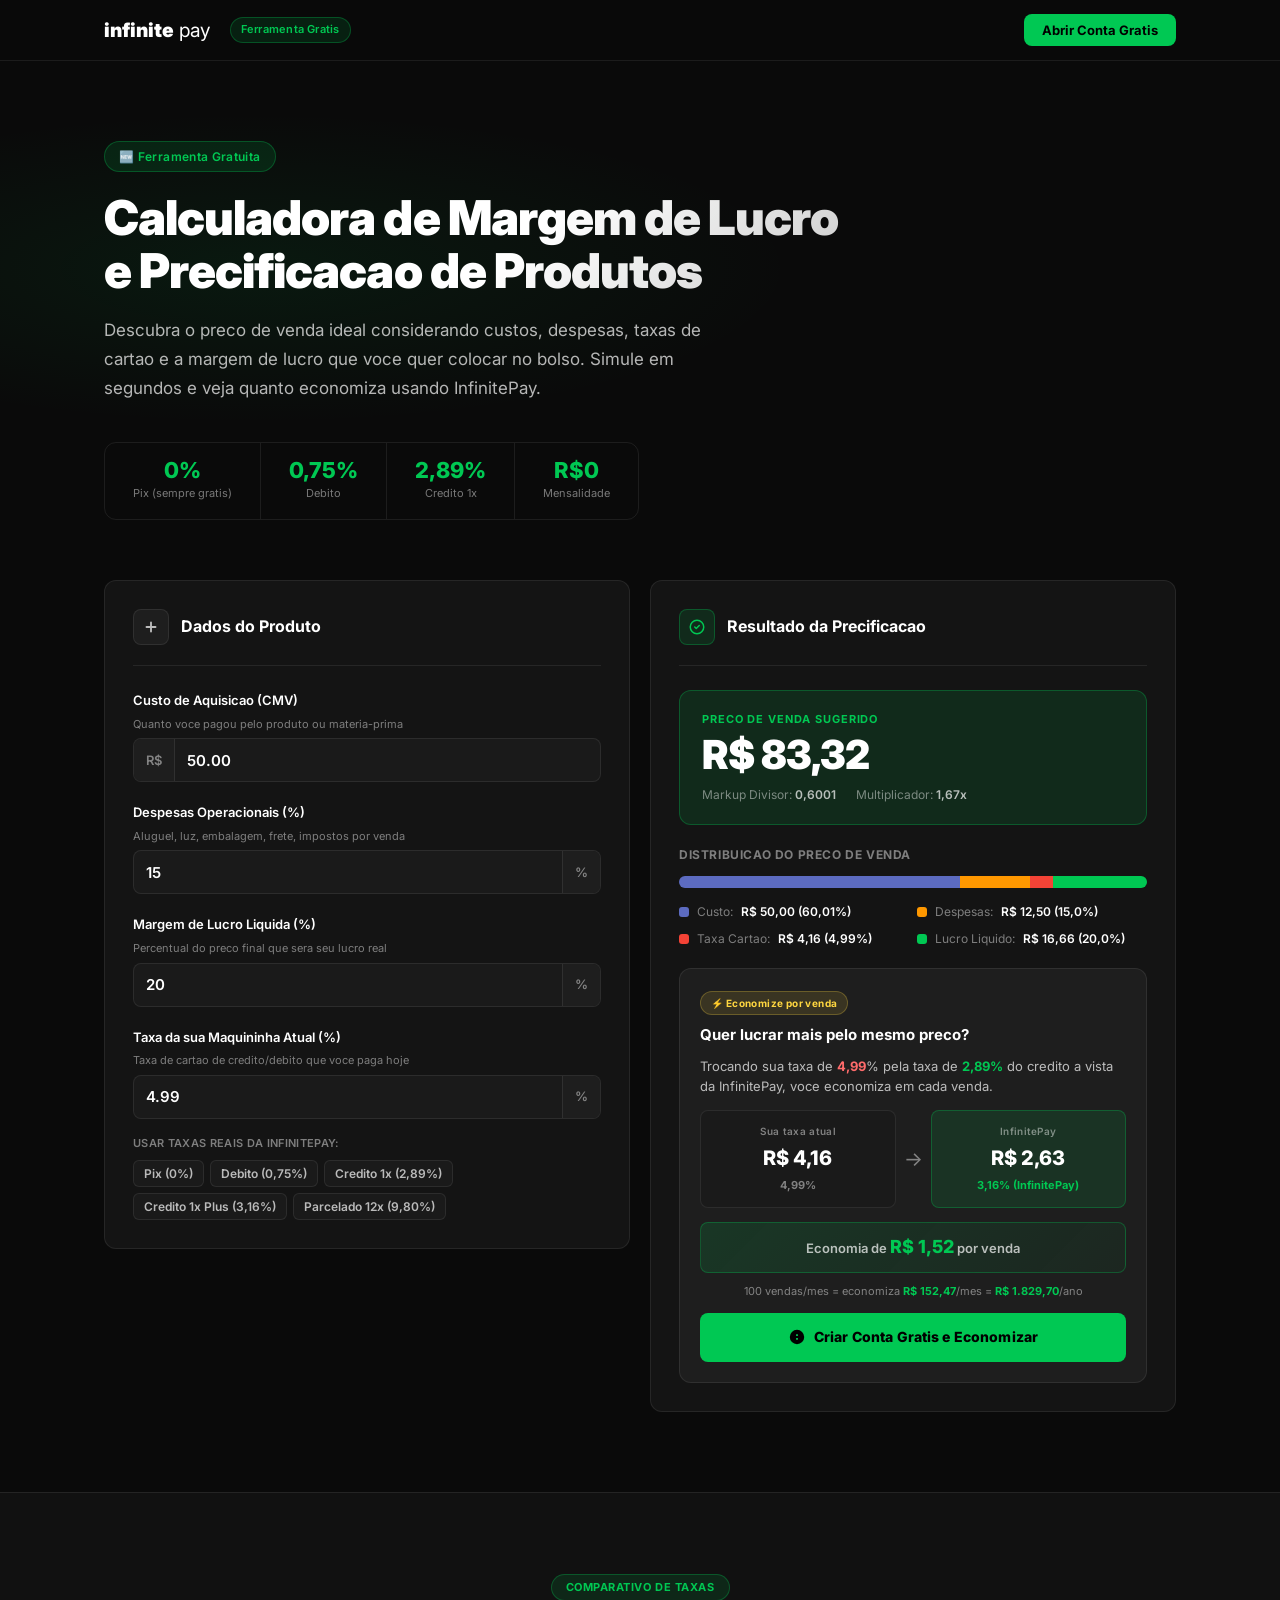
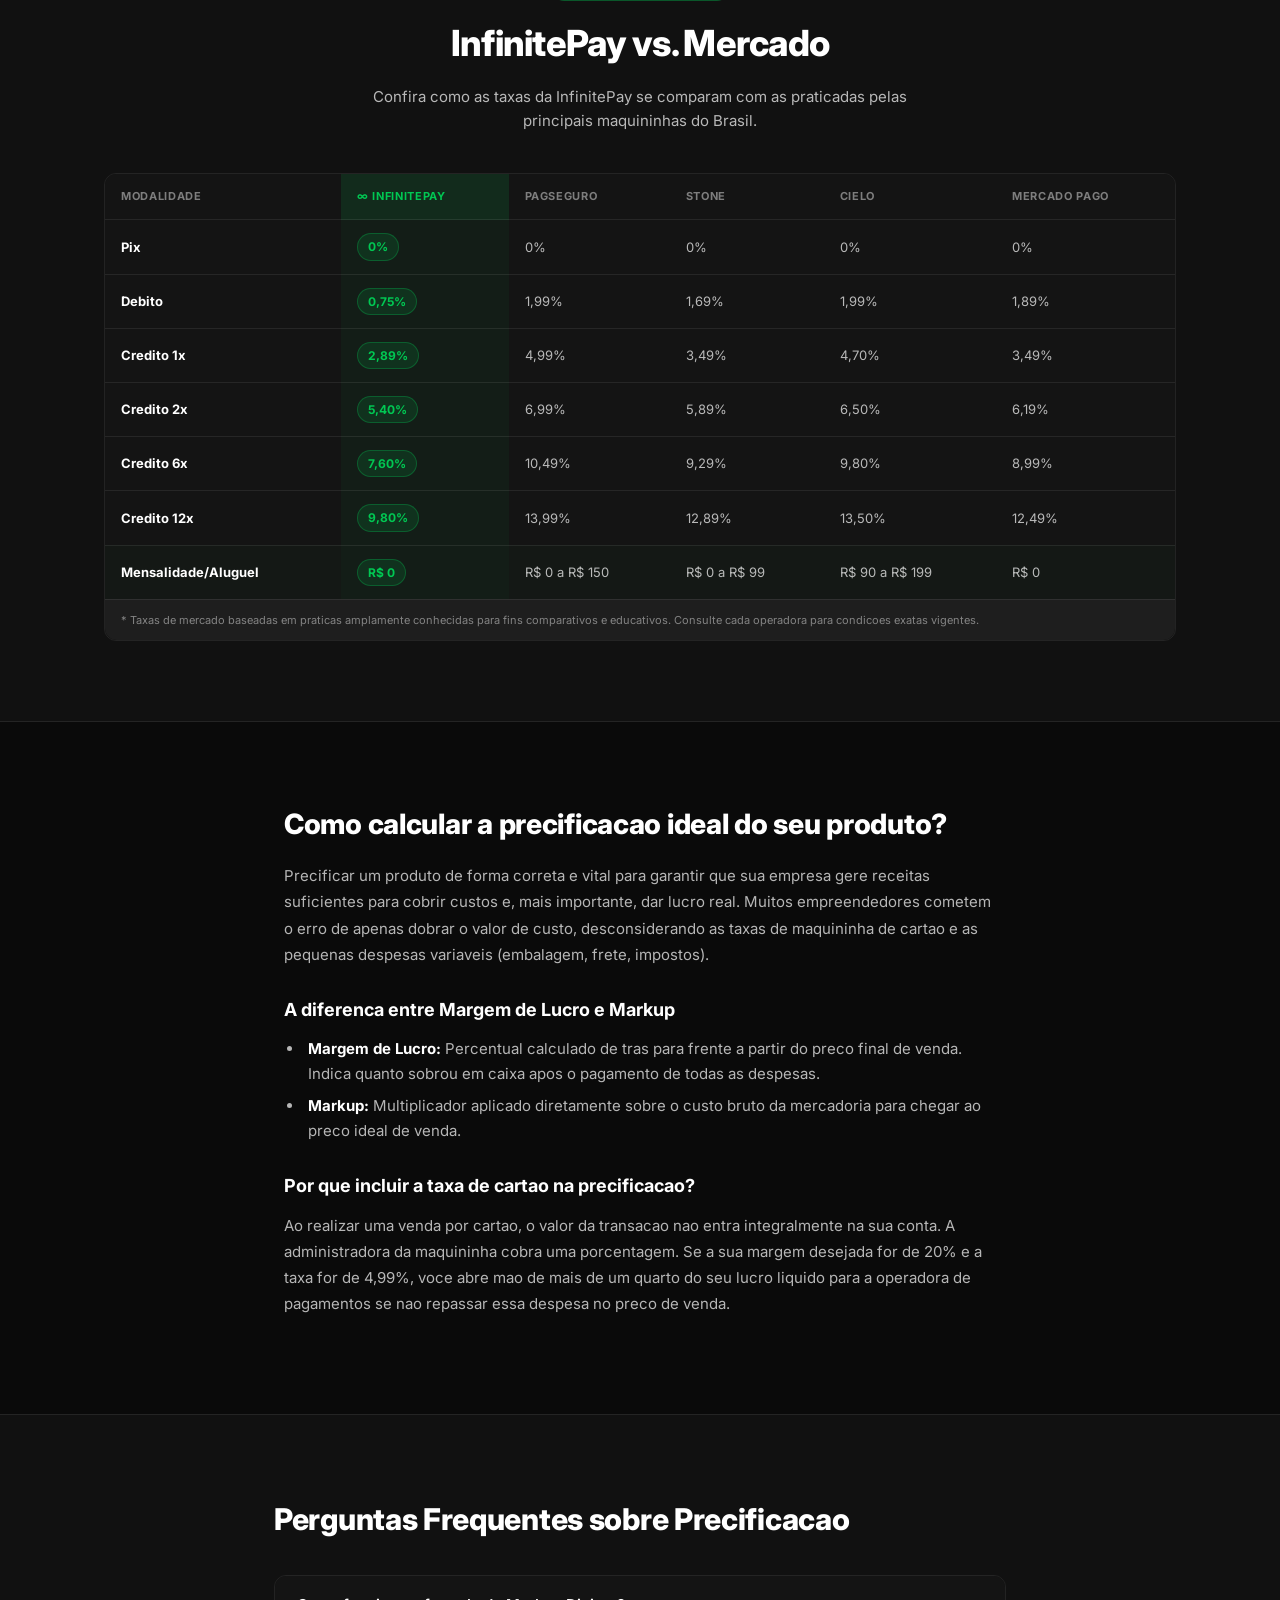
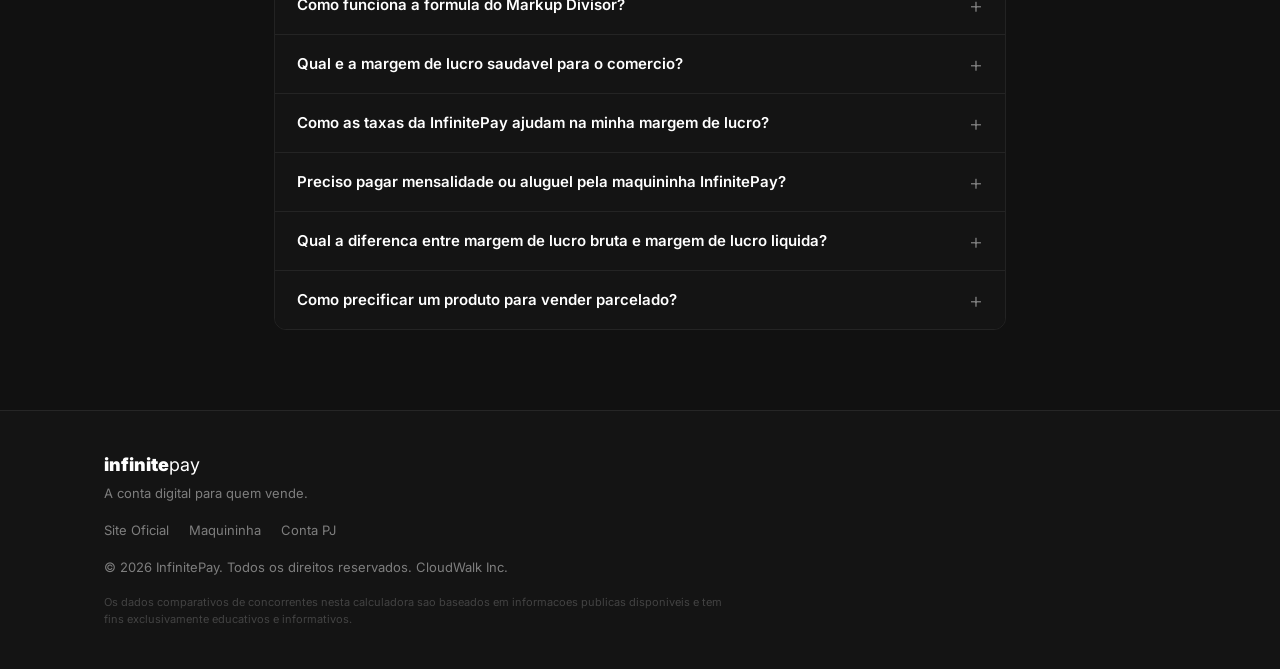
<file: candidato/index.html>
<!DOCTYPE html>
<html lang="pt-BR">
<head>
<meta charset="UTF-8">
<meta name="viewport" content="width=device-width, initial-scale=1.0">
<title>Calculadora de Margem de Lucro e Precificacao de Produtos | InfinitePay</title>

<!-- SEO Meta Tags -->
<meta name="description" content="Calcule o preco de venda ideal dos seus produtos e sua margem de lucro real. Simule custos, despesas e economize com as menores taxas de cartao do Brasil da InfinitePay.">
<meta name="robots" content="index, follow">
<link rel="canonical" href="https://infinitepay.io/ferramentas/calculadora-margem-lucro-precificacao">

<!-- Open Graph -->
<meta property="og:type" content="website">
<meta property="og:url" content="https://infinitepay.io/ferramentas/calculadora-margem-lucro-precificacao">
<meta property="og:title" content="Calculadora de Margem de Lucro e Precificacao de Produtos | InfinitePay">
<meta property="og:description" content="Calcule o preco de venda ideal dos seus produtos e sua margem de lucro real. Simule custos, despesas e o impacto das taxas de cartao gratis.">
<meta property="og:locale" content="pt_BR">

<!-- Fonts -->
<link rel="preconnect" href="https://fonts.googleapis.com">
<link rel="preconnect" href="https://fonts.gstatic.com" crossorigin>
<link href="https://fonts.googleapis.com/css2?family=Inter:wght@400;500;600;700;800;900&display=swap" rel="stylesheet">

<link rel="stylesheet" href="style.css">

<!-- Schema JSON-LD WebApplication -->
<script type="application/ld+json">
{"@context":"https://schema.org","@type":"WebApplication","name":"Calculadora de Margem de Lucro e Precificacao de Produtos","url":"https://infinitepay.io/ferramentas/calculadora-margem-lucro-precificacao","description":"Calculadora gratuita para empreendedores calcularem o preco de venda ideal, margem de lucro e markup divisor.","applicationCategory":"BusinessApplication, FinanceApplication","operatingSystem":"All","offers":{"@type":"Offer","price":"0","priceCurrency":"BRL"},"publisher":{"@type":"Organization","name":"InfinitePay","url":"https://infinitepay.io"}}
</script>

<!-- Schema JSON-LD FAQPage -->
<script type="application/ld+json">
{"@context":"https://schema.org","@type":"FAQPage","mainEntity":[{"@type":"Question","name":"Como calcular a margem de lucro de um produto?","acceptedAnswer":{"@type":"Answer","text":"Para calcular a margem de lucro liquida de um produto, subtraia todos os custos e despesas operacionais do preco de venda final. Divida o lucro pelo preco de venda e multiplique por 100."}},{"@type":"Question","name":"Qual e a diferenca entre margem de lucro e markup?","acceptedAnswer":{"@type":"Answer","text":"A margem de lucro calcula o percentual de lucro contido no preco final de venda. O markup e um multiplicador aplicado sobre o custo de compra para definir o preco de venda."}},{"@type":"Question","name":"Por que incluir taxas de cartao na precificacao?","acceptedAnswer":{"@type":"Answer","text":"As taxas de cartao sao custos variaveis diretos que incidem sobre cada venda. Se nao forem incluidas no preco de venda, consumirao diretamente a sua margem de lucro liquida."}},{"@type":"Question","name":"Qual e a taxa de cartao de credito da InfinitePay?","acceptedAnswer":{"@type":"Answer","text":"A InfinitePay pratica taxa de 2,89% no credito a vista (menor do mercado), 0,75% no debito e 0% no Pix. Nao ha mensalidade nem aluguel de maquininha."}}]}
</script>
</head>
<body>

<!-- ========== HEADER ========== -->
<header class="main-header">
  <div class="header-container">
    <div class="logo-wrap">
      <svg class="logo-svg" viewBox="0 0 140 32" fill="none" xmlns="http://www.w3.org/2000/svg" aria-label="InfinitePay">
        <text x="0" y="24" font-family="Inter,sans-serif" font-weight="900" font-size="24" fill="#FFFFFF">infinite</text>
        <text x="92" y="24" font-family="Inter,sans-serif" font-weight="400" font-size="24" fill="#FFFFFF">pay</text>
      </svg>
      <span class="header-badge">Ferramenta Gratis</span>
    </div>
    <nav class="header-nav">
      <a href="https://infinitepay.io" class="btn-header" target="_blank" rel="noopener">Abrir Conta Gratis</a>
    </nav>
  </div>
</header>

<main class="main-content">

  <!-- ========== HERO ========== -->
  <section class="hero-section">
    <div class="container">
      <div class="hero-eyebrow">
        <span class="chip">&#127381; Ferramenta Gratuita</span>
      </div>
      <h1 class="hero-title">Calculadora de Margem de Lucro<br>e Precificacao de Produtos</h1>
      <p class="hero-sub">Descubra o preco de venda ideal considerando custos, despesas, taxas de cartao e a margem de lucro que voce quer colocar no bolso. Simule em segundos e veja quanto economiza usando InfinitePay.</p>
      <div class="hero-stats">
        <div class="hero-stat"><span class="hs-num">0%</span><span class="hs-lbl">Pix (sempre gratis)</span></div>
        <div class="hero-stat"><span class="hs-num">0,75%</span><span class="hs-lbl">Debito</span></div>
        <div class="hero-stat"><span class="hs-num">2,89%</span><span class="hs-lbl">Credito 1x</span></div>
        <div class="hero-stat"><span class="hs-num">R$0</span><span class="hs-lbl">Mensalidade</span></div>
      </div>
    </div>
  </section>

  <!-- ========== CALCULATOR ========== -->
  <section class="calculator-section" id="calculadora-app">
    <div class="container calculator-grid">

      <!-- INPUTS -->
      <div class="calc-panel inputs-panel">
        <div class="panel-header">
          <div class="panel-icon">
            <svg viewBox="0 0 24 24" fill="none" stroke="currentColor" stroke-width="2.5" stroke-linecap="round" stroke-linejoin="round"><path d="M12 6V18M6 12H18"/></svg>
          </div>
          <h2 class="panel-title">Dados do Produto</h2>
        </div>

        <form class="calc-form" onsubmit="event.preventDefault();">

          <div class="input-group">
            <label for="input-cost">Custo de Aquisicao (CMV)</label>
            <span class="label-hint">Quanto voce pagou pelo produto ou materia-prima</span>
            <div class="input-wrapper currency-input">
              <span class="prefix">R$</span>
              <input type="number" id="input-cost" placeholder="0,00" min="0.01" step="0.01" value="50.00" required>
            </div>
          </div>

          <div class="input-group">
            <label for="input-expenses">Despesas Operacionais (%)</label>
            <span class="label-hint">Aluguel, luz, embalagem, frete, impostos por venda</span>
            <div class="input-wrapper percent-input">
              <input type="number" id="input-expenses" placeholder="0" min="0" max="99" value="15" required>
              <span class="suffix">%</span>
            </div>
          </div>

          <div class="input-group">
            <label for="input-profit">Margem de Lucro Liquida (%)</label>
            <span class="label-hint">Percentual do preco final que sera seu lucro real</span>
            <div class="input-wrapper percent-input">
              <input type="number" id="input-profit" placeholder="0" min="0" max="99" value="20" required>
              <span class="suffix">%</span>
            </div>
          </div>

          <div class="input-group">
            <label for="input-card-tax">Taxa da sua Maquininha Atual (%)</label>
            <span class="label-hint">Taxa de cartao de credito/debito que voce paga hoje</span>
            <div class="input-wrapper percent-input">
              <input type="number" id="input-card-tax" placeholder="0.00" min="0" max="99" step="0.01" value="4.99" required>
              <span class="suffix">%</span>
            </div>

            <div class="presets-container">
              <span class="presets-title">Usar taxas reais da InfinitePay:</span>
              <div class="presets-buttons">
                <button type="button" class="preset-btn" data-rate="0">Pix (0%)</button>
                <button type="button" class="preset-btn" data-rate="0.75">Debito (0,75%)</button>
                <button type="button" class="preset-btn" data-rate="2.89">Credito 1x (2,89%)</button>
                <button type="button" class="preset-btn" data-rate="3.16">Credito 1x Plus (3,16%)</button>
                <button type="button" class="preset-btn" data-rate="9.80">Parcelado 12x (9,80%)</button>
              </div>
            </div>
          </div>

        </form>
      </div>

      <!-- RESULTS -->
      <div class="calc-panel results-panel">
        <div class="panel-header">
          <div class="panel-icon green">
            <svg viewBox="0 0 24 24" fill="none" stroke="currentColor" stroke-width="2" stroke-linecap="round" stroke-linejoin="round"><path d="M9 12L11 14L15 10M21 12C21 16.9706 16.9706 21 12 21C7.02944 21 3 16.9706 3 12C3 7.02944 7.02944 3 12 3C16.9706 3 21 7.02944 21 12Z"/></svg>
          </div>
          <h2 class="panel-title">Resultado da Precificacao</h2>
        </div>

        <div id="results-error" class="results-error hidden">
          <svg viewBox="0 0 24 24" fill="none" stroke="currentColor" stroke-width="2" stroke-linecap="round" stroke-linejoin="round"><path d="M12 9v4m0 4h.01M10.29 3.86L1.82 18a2 2 0 001.71 3h16.94a2 2 0 001.71-3L13.71 3.86a2 2 0 00-3.42 0z"/></svg>
          <p>A soma de despesas, taxa e margem nao pode atingir 100%. Reduza os valores.</p>
        </div>

        <div id="results-display" class="results-display">

          <div class="price-suggestion">
            <span class="price-label">Preco de Venda Sugerido</span>
            <div class="price-value" id="res-price">R$ 81,97</div>
            <div class="markup-row">
              <span>Markup Divisor: <strong id="res-divisor">0,6100</strong></span>
              <span>Multiplicador: <strong id="res-multi">1,64x</strong></span>
            </div>
          </div>

          <div class="breakdown-container">
            <h3 class="breakdown-title">Distribuicao do Preco de Venda</h3>
            <div class="bar-chart">
              <div class="bar-segment seg-cost" id="bar-cost" style="width:61%"></div>
              <div class="bar-segment seg-expenses" id="bar-expenses" style="width:15%"></div>
              <div class="bar-segment seg-tax" id="bar-tax" style="width:4.99%"></div>
              <div class="bar-segment seg-profit" id="bar-profit" style="width:20%"></div>
            </div>
            <div class="legend-grid">
              <div class="legend-item"><span class="dot cost"></span><span class="leg-label">Custo:</span><span class="leg-val" id="res-cost-val">R$ 50,00 (61,0%)</span></div>
              <div class="legend-item"><span class="dot expenses"></span><span class="leg-label">Despesas:</span><span class="leg-val" id="res-expenses-val">R$ 12,30 (15,0%)</span></div>
              <div class="legend-item"><span class="dot tax"></span><span class="leg-label">Taxa Cartao:</span><span class="leg-val" id="res-tax-val">R$ 4,09 (4,99%)</span></div>
              <div class="legend-item"><span class="dot profit"></span><span class="leg-label">Lucro Liquido:</span><span class="leg-val" id="res-profit-val">R$ 16,39 (20,0%)</span></div>
            </div>
          </div>

          <!-- CTA InfinitePay -->
          <div class="cta-integration">
            <div class="cta-header">
              <span class="cta-badge">&#9889; Economize por venda</span>
              <h3 class="cta-title">Quer lucrar mais pelo mesmo preco?</h3>
            </div>
            <p class="cta-desc">Trocando sua taxa de <span class="rate-highlight" id="res-compare-current-rate">4,99</span>% pela taxa de <strong class="green-text">2,89%</strong> do credito a vista da InfinitePay, voce economiza em cada venda.</p>

            <div class="comparison-bar">
              <div class="comp-box competitor">
                <span class="comp-label">Sua taxa atual</span>
                <span class="comp-val" id="res-comp-others">R$ 4,09</span>
                <span class="comp-rate" id="res-rate-others">4,99%</span>
              </div>
              <div class="comp-arrow">&#8594;</div>
              <div class="comp-box infinitepay">
                <span class="comp-label">InfinitePay</span>
                <span class="comp-val" id="res-comp-ip">R$ 2,59</span>
                <span class="comp-rate green-text">2,89%</span>
              </div>
            </div>

            <div class="savings-highlight">
              Economia de <span class="savings-amount" id="res-savings-value">R$ 1,50</span> por venda
            </div>

            <div class="cta-annual">
              <span>100 vendas/mes = economiza <strong id="res-savings-monthly">R$ 150,00</strong>/mes = <strong id="res-savings-annual">R$ 1.800,00</strong>/ano</span>
            </div>

            <a href="https://infinitepay.io" class="btn-primary" target="_blank" rel="noopener">
              <svg viewBox="0 0 20 20" fill="currentColor"><path d="M10 2a8 8 0 100 16A8 8 0 0010 2zm1 11H9v-2h2v2zm0-4H9V7h2v2z"/></svg>
              Criar Conta Gratis e Economizar
            </a>
          </div>

        </div>
      </div>
    </div>
  </section>

  <!-- ========== TABELA COMPARATIVA DE TAXAS ========== -->
  <section class="rates-section">
    <div class="container">
      <div class="section-header">
        <span class="section-chip">Comparativo de Taxas</span>
        <h2 class="section-title">InfinitePay vs. Mercado</h2>
        <p class="section-sub">Confira como as taxas da InfinitePay se comparam com as praticadas pelas principais maquininhas do Brasil.</p>
      </div>

      <div class="rates-table-wrap">
        <table class="rates-table" aria-label="Comparativo de taxas de maquininha">
          <thead>
            <tr>
              <th>Modalidade</th>
              <th class="col-ip">&#8734; InfinitePay</th>
              <th>PagSeguro</th>
              <th>Stone</th>
              <th>Cielo</th>
              <th>Mercado Pago</th>
            </tr>
          </thead>
          <tbody>
            <tr>
              <td><strong>Pix</strong></td>
              <td class="col-ip best"><span class="rate-chip winner">0%</span></td>
              <td>0%</td>
              <td>0%</td>
              <td>0%</td>
              <td>0%</td>
            </tr>
            <tr>
              <td><strong>Debito</strong></td>
              <td class="col-ip best"><span class="rate-chip winner">0,75%</span></td>
              <td>1,99%</td>
              <td>1,69%</td>
              <td>1,99%</td>
              <td>1,89%</td>
            </tr>
            <tr>
              <td><strong>Credito 1x</strong></td>
              <td class="col-ip best"><span class="rate-chip winner">2,89%</span></td>
              <td>4,99%</td>
              <td>3,49%</td>
              <td>4,70%</td>
              <td>3,49%</td>
            </tr>
            <tr>
              <td><strong>Credito 2x</strong></td>
              <td class="col-ip best"><span class="rate-chip winner">5,40%</span></td>
              <td>6,99%</td>
              <td>5,89%</td>
              <td>6,50%</td>
              <td>6,19%</td>
            </tr>
            <tr>
              <td><strong>Credito 6x</strong></td>
              <td class="col-ip best"><span class="rate-chip winner">7,60%</span></td>
              <td>10,49%</td>
              <td>9,29%</td>
              <td>9,80%</td>
              <td>8,99%</td>
            </tr>
            <tr>
              <td><strong>Credito 12x</strong></td>
              <td class="col-ip best"><span class="rate-chip winner">9,80%</span></td>
              <td>13,99%</td>
              <td>12,89%</td>
              <td>13,50%</td>
              <td>12,49%</td>
            </tr>
            <tr class="row-aluguel">
              <td><strong>Mensalidade/Aluguel</strong></td>
              <td class="col-ip best"><span class="rate-chip winner">R$ 0</span></td>
              <td>R$ 0 a R$ 150</td>
              <td>R$ 0 a R$ 99</td>
              <td>R$ 90 a R$ 199</td>
              <td>R$ 0</td>
            </tr>
          </tbody>
        </table>
        <p class="table-footnote">* Taxas de mercado baseadas em praticas amplamente conhecidas para fins comparativos e educativos. Consulte cada operadora para condicoes exatas vigentes.</p>
      </div>
    </div>
  </section>

  <!-- ========== CONTEUDO INFORMATIVO ========== -->
  <section class="content-section">
    <div class="container content-container">
      <div class="content-text">
        <h2>Como calcular a precificacao ideal do seu produto?</h2>
        <p>Precificar um produto de forma correta e vital para garantir que sua empresa gere receitas suficientes para cobrir custos e, mais importante, dar lucro real. Muitos empreendedores cometem o erro de apenas dobrar o valor de custo, desconsiderando as taxas de maquininha de cartao e as pequenas despesas variaveis (embalagem, frete, impostos).</p>

        <h3>A diferenca entre Margem de Lucro e Markup</h3>
        <ul>
          <li><strong>Margem de Lucro:</strong> Percentual calculado de tras para frente a partir do preco final de venda. Indica quanto sobrou em caixa apos o pagamento de todas as despesas.</li>
          <li><strong>Markup:</strong> Multiplicador aplicado diretamente sobre o custo bruto da mercadoria para chegar ao preco ideal de venda.</li>
        </ul>

        <h3>Por que incluir a taxa de cartao na precificacao?</h3>
        <p>Ao realizar uma venda por cartao, o valor da transacao nao entra integralmente na sua conta. A administradora da maquininha cobra uma porcentagem. Se a sua margem desejada for de 20% e a taxa for de 4,99%, voce abre mao de mais de um quarto do seu lucro liquido para a operadora de pagamentos se nao repassar essa despesa no preco de venda.</p>
      </div>
    </div>
  </section>

  <!-- ========== FAQ (ACCORDION) ========== -->
  <section class="faq-section" aria-label="Perguntas frequentes sobre precificacao">
    <div class="container faq-container">
      <h2 class="faq-section-title">Perguntas Frequentes sobre Precificacao</h2>

      <ol class="faq-list" role="list">

        <li class="faq-item">
          <button class="faq-question" aria-expanded="false" aria-controls="faq1">
            <span>Como funciona a formula do Markup Divisor?</span>
            <span class="faq-icon" aria-hidden="true">+</span>
          </button>
          <div class="faq-answer" id="faq1" hidden>
            <p>O Markup Divisor e calculado subtraindo de 100% todas as porcentagens de despesas operacionais, impostos, taxas de transacao e a margem de lucro desejada. A formula e:</p>
            <p><code>Markup Divisor = 100% - (Despesas % + Taxa Cartao % + Margem %)</code></p>
            <p>Divida o custo original de aquisicao por este resultado em formato decimal para encontrar o preco ideal de venda.</p>
          </div>
        </li>

        <li class="faq-item">
          <button class="faq-question" aria-expanded="false" aria-controls="faq2">
            <span>Qual e a margem de lucro saudavel para o comercio?</span>
            <span class="faq-icon" aria-hidden="true">+</span>
          </button>
          <div class="faq-answer" id="faq2" hidden>
            <p>Uma margem de lucro liquida saudavel varia de acordo com o segmento de atuacao:</p>
            <ul>
              <li><strong>Comercio varejista:</strong> entre 15% e 25%</li>
              <li><strong>Setor de servicos:</strong> entre 30% e 50% (menores custos de materia-prima)</li>
              <li><strong>Alimentacao:</strong> entre 10% e 20% (dependendo do produto)</li>
            </ul>
            <p>Margens abaixo de 10% sao um sinal de alerta para revisao de custos e precificacao.</p>
          </div>
        </li>

        <li class="faq-item">
          <button class="faq-question" aria-expanded="false" aria-controls="faq3">
            <span>Como as taxas da InfinitePay ajudam na minha margem de lucro?</span>
            <span class="faq-icon" aria-hidden="true">+</span>
          </button>
          <div class="faq-answer" id="faq3" hidden>
            <p>A InfinitePay pratica taxas significativamente menores do que a media das concorrentes no mercado:</p>
            <ul>
              <li><strong>Credito 1x:</strong> 2,89% (vs. media de 4,5% do mercado)</li>
              <li><strong>Debito:</strong> 0,75% (vs. media de 1,9% do mercado)</li>
              <li><strong>Pix:</strong> 0% (gratis)</li>
            </ul>
            <p>Isso significa que voce pode repassar menos custo ao cliente (mantendo o preco competitivo) ou simplesmente aumentar a margem de lucro que sobra no seu caixa por venda.</p>
          </div>
        </li>

        <li class="faq-item">
          <button class="faq-question" aria-expanded="false" aria-controls="faq4">
            <span>Preciso pagar mensalidade ou aluguel pela maquininha InfinitePay?</span>
            <span class="faq-icon" aria-hidden="true">+</span>
          </button>
          <div class="faq-answer" id="faq4" hidden>
            <p>Nao. A InfinitePay nao cobra mensalidade nem aluguel de maquininha. O InfiniteTap (que transforma seu celular em maquininha) e 100% gratuito. O InfiniteSmart e vendido por compra unica sem custo recorrente.</p>
            <p>Isso elimina um custo fixo de R$ 80 a R$ 199/mes que outras operadoras cobram, aumentando diretamente a rentabilidade do seu negocio.</p>
          </div>
        </li>

        <li class="faq-item">
          <button class="faq-question" aria-expanded="false" aria-controls="faq5">
            <span>Qual a diferenca entre margem de lucro bruta e margem de lucro liquida?</span>
            <span class="faq-icon" aria-hidden="true">+</span>
          </button>
          <div class="faq-answer" id="faq5" hidden>
            <p><strong>Margem Bruta:</strong> Considera apenas o custo de aquisicao do produto (CMV) subtraido do preco de venda. Nao inclui despesas operacionais, impostos ou taxas de transacao.</p>
            <p><strong>Margem Liquida:</strong> E o verdadeiro lucro do negocio. Subtrai do preco de venda todos os custos: CMV, despesas operacionais, impostos, taxas de cartao e qualquer outro custo variavel da venda.</p>
            <p>Esta calculadora trabalha com a <strong>margem liquida</strong>, que e o indicador mais preciso para a saude financeira do seu negocio.</p>
          </div>
        </li>

        <li class="faq-item">
          <button class="faq-question" aria-expanded="false" aria-controls="faq6">
            <span>Como precificar um produto para vender parcelado?</span>
            <span class="faq-icon" aria-hidden="true">+</span>
          </button>
          <div class="faq-answer" id="faq6" hidden>
            <p>Para vender parcelado, utilize o preset "Parcelado 12x" nesta calculadora. A taxa cobrada pela operadora e maior no parcelado (9,80% na InfinitePay vs. ate 13,99% em outras operadoras).</p>
            <p>Voce tem tres opcoes de estrategia:</p>
            <ul>
              <li><strong>Embutir a taxa no preco:</strong> O preco parcelado ja inclui o custo da taxa (a calculadora faz isso automaticamente).</li>
              <li><strong>Cobrar acrescimo:</strong> Manter o preco a vista e cobrar um percentual extra para parcelamento.</li>
              <li><strong>Absorver a taxa:</strong> Usar as menores taxas da InfinitePay como diferencial competitivo sem alterar o preco.</li>
            </ul>
          </div>
        </li>

      </ol>
    </div>
  </section>

</main>

<!-- ========== FOOTER ========== -->
<footer class="main-footer">
  <div class="container footer-container">
    <div class="footer-brand">
      <span class="footer-logo"><strong>infinite</strong>pay</span>
      <p>A conta digital para quem vende.</p>
    </div>
    <div class="footer-links">
      <a href="https://infinitepay.io" target="_blank" rel="noopener">Site Oficial</a>
      <a href="https://infinitepay.io/maquininha" target="_blank" rel="noopener">Maquininha</a>
      <a href="https://infinitepay.io/conta-pj" target="_blank" rel="noopener">Conta PJ</a>
    </div>
    <p class="footer-copy">&copy; 2026 InfinitePay. Todos os direitos reservados. CloudWalk Inc.</p>
    <p class="footer-small">Os dados comparativos de concorrentes nesta calculadora sao baseados em informacoes publicas disponiveis e tem fins exclusivamente educativos e informativos.</p>
  </div>
</footer>

<script src="app.js"></script>
</body>
</html>
</file>
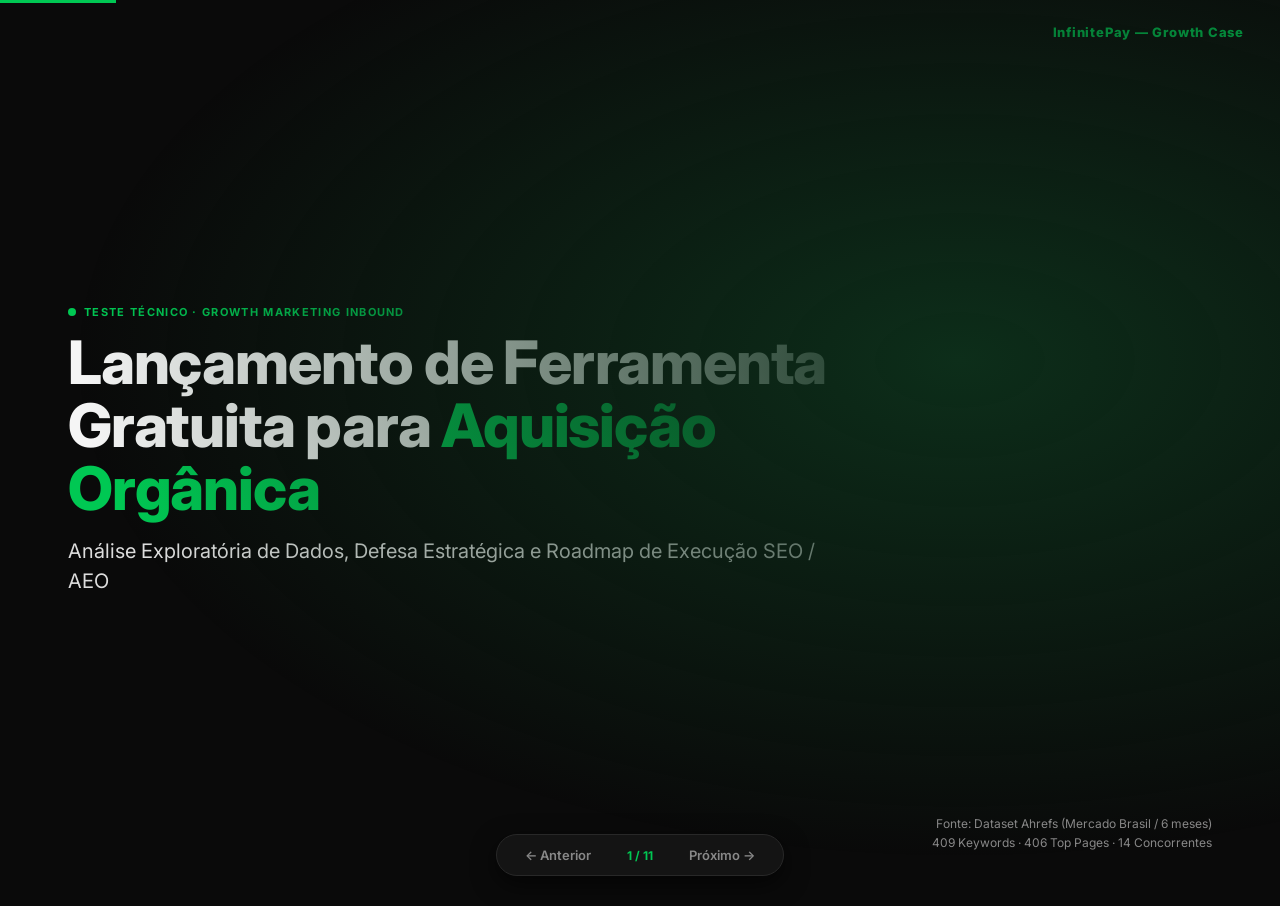
<file: candidato/apresentacao.html>
<!DOCTYPE html>
<html lang="pt-BR">
<head>
<meta charset="UTF-8">
<meta name="viewport" content="width=device-width, initial-scale=1.0">
<title>Estratégia de Aquisição Orgânica — InfinitePay</title>
<style>
  @import url('https://fonts.googleapis.com/css2?family=Inter:wght@300;400;500;600;700;800;900&display=swap');

  *, *::before, *::after { box-sizing: border-box; margin: 0; padding: 0; }

  :root {
    --green: #00c853;
    --green-dim: #00a844;
    --black: #0a0a0a;
    --surface: #111111;
    --surface2: #161616;
    --border: #262626;
    --text: #f5f5f5;
    --muted: #888;
    --amber: #f59e0b;
    --red: #ef4444;
    --blue: #3b82f6;
  }

  html, body {
    width: 100%; height: 100%;
    background: var(--black);
    font-family: 'Inter', system-ui, -apple-system, sans-serif;
    color: var(--text);
    overflow: hidden;
  }

  .deck { width: 100vw; height: 100vh; position: relative; }

  .slide {
    position: absolute; inset: 0;
    display: flex; flex-direction: column;
    padding: 52px 68px;
    opacity: 0; pointer-events: none;
    transition: opacity .35s ease, transform .35s ease;
    transform: translateY(6px);
  }
  .slide.active { opacity: 1; pointer-events: all; transform: translateY(0); }

  /* ── Typography ── */
  .label {
    font-size: 11px; font-weight: 700; letter-spacing: .12em;
    text-transform: uppercase; color: var(--green);
    margin-bottom: 12px; display: flex; align-items: center; gap: 8px;
  }
  .label::before {
    content: ""; display: inline-block; width: 8px; height: 8px;
    background: var(--green); border-radius: 50%;
  }

  h1 { font-size: clamp(34px, 4.8vw, 60px); font-weight: 800; line-height: 1.05; letter-spacing: -0.02em; }
  h2 { font-size: clamp(24px, 3.2vw, 40px); font-weight: 700; line-height: 1.1; letter-spacing: -0.01em; }
  h3 { font-size: clamp(16px, 1.8vw, 22px); font-weight: 600; }
  p  { font-size: clamp(13px, 1.3vw, 16px); line-height: 1.6; color: #ccc; }
  .lead { font-size: clamp(15px, 1.6vw, 20px); color: #ddd; line-height: 1.5; }

  /* ── Accent spans ── */
  .hi  { color: var(--green); }
  .dim { color: var(--muted); }
  .tag {
    display: inline-block; padding: 3px 8px; border-radius: 4px;
    font-size: 11px; font-weight: 700; letter-spacing: .04em;
    background: #152915; color: var(--green); border: 1px solid #234823;
  }
  .tag.red   { background: #2a1515; color: #f87171; border-color: #4a2020; }
  .tag.amber { background: #2a2215; color: #fbbf24; border-color: #4a381e; }
  .tag.blue  { background: #151d2a; color: #60a5fa; border-color: #1e2e4a; }

  /* ── Nav bar ── */
  .nav {
    position: fixed; bottom: 24px; left: 50%; transform: translateX(-50%);
    display: flex; align-items: center; gap: 12px; z-index: 100;
    background: #141414; border: 1px solid #282828;
    padding: 8px 18px; border-radius: 40px; box-shadow: 0 8px 24px rgba(0,0,0,0.6);
  }
  .nav button {
    background: none; border: none; color: #888; cursor: pointer;
    font-size: 13px; font-weight: 600; padding: 4px 10px; border-radius: 20px;
    transition: all .2s; font-family: inherit;
  }
  .nav button:hover { background: #222; color: #fff; }
  .nav .counter { font-size: 12px; font-weight: 700; color: var(--green); min-width: 54px; text-align: center; }

  /* ── Progress bar ── */
  .progress {
    position: fixed; top: 0; left: 0; height: 3px;
    background: var(--green); transition: width .3s ease; z-index: 200;
  }

  /* ── Slide logo ── */
  .logo {
    position: fixed; top: 24px; right: 36px;
    font-size: 13px; font-weight: 800; letter-spacing: .06em;
    color: var(--green); opacity: .85;
  }

  /* ── Layout helpers ── */
  .cols  { display: grid; gap: 20px; }
  .cols2 { grid-template-columns: 1fr 1fr; }
  .cols3 { grid-template-columns: 1fr 1fr 1fr; }
  .cols-60-40 { grid-template-columns: 60fr 40fr; }
  .cols-40-60 { grid-template-columns: 40fr 60fr; }
  .cols-30-70 { grid-template-columns: 32fr 68fr; }
  .gap12 { gap: 12px; }
  .gap16 { gap: 16px; }
  .gap20 { gap: 20px; }
  .mt8   { margin-top: 8px; }
  .mt12  { margin-top: 12px; }
  .mt16  { margin-top: 16px; }
  .mt20  { margin-top: 20px; }
  .mt24  { margin-top: 24px; }
  .mb8   { margin-bottom: 8px; }

  /* ── Cards ── */
  .card {
    background: var(--surface); border: 1px solid var(--border);
    border-radius: 10px; padding: 20px 22px;
  }
  .card-green { border-color: #1a4a2a; background: #0c1c0c; }
  .card-amber { border-color: #4a3a1a; background: #1c160c; }

  /* ── Stat box ── */
  .stat {
    display: flex; flex-direction: column; gap: 4px;
    background: var(--surface2); border: 1px solid var(--border);
    border-radius: 8px; padding: 16px 18px;
  }
  .stat-value { font-size: clamp(24px, 3.2vw, 40px); font-weight: 800; color: var(--green); line-height: 1.1; }
  .stat-label { font-size: 12px; color: var(--muted); }

  /* ── Table ── */
  table { width: 100%; border-collapse: collapse; font-size: clamp(11px, 1.1vw, 13px); }
  th {
    background: #141414; color: var(--muted);
    font-size: 11px; font-weight: 700; letter-spacing: .06em; text-transform: uppercase;
    padding: 8px 12px; text-align: left; border-bottom: 1px solid var(--border);
  }
  td { padding: 8px 12px; border-bottom: 1px solid #1a1a1a; vertical-align: middle; }
  tr:last-child td { border-bottom: none; }
  tr:hover td { background: #131313; }
  .td-right { text-align: right; }
  .td-center { text-align: center; }

  /* ── KD pill ── */
  .kd {
    display: inline-block; padding: 2px 7px; border-radius: 4px;
    font-size: 11px; font-weight: 700;
  }
  .kd-low  { background: #0c1f0c; color: #4ade80; border: 1px solid #1a4a2a; }
  .kd-mid  { background: #1f170c; color: #fbbf24; border: 1px solid #4a3818; }
  .kd-high { background: #220c0c; color: #f87171; border: 1px solid #4a1c1c; }

  hr { border: none; border-top: 1px solid var(--border); margin: 16px 0; }

  /* ── Code block ── */
  .code {
    font-family: 'SF Mono', 'Fira Code', monospace;
    font-size: 12px; background: #0d0d0d;
    border: 1px solid #202020; border-radius: 6px;
    padding: 12px 16px; color: #ccc; line-height: 1.6;
  }
  .code .c-green { color: #4ade80; }
  .code .c-muted { color: #666; }
  .code .c-amber { color: #fbbf24; }

  /* ── Roadmap phase boxes ── */
  .phase {
    border-radius: 8px; padding: 16px 18px;
    display: flex; flex-direction: column; gap: 8px;
  }
  .phase-1 { background: #0c1a0c; border: 1px solid #1a4422; }
  .phase-2 { background: #1a160c; border: 1px solid #44361a; }
  .phase-3 { background: #121824; border: 1px solid #1e2c44; }
  .phase-title { font-weight: 700; font-size: 14px; }
  .phase-item { font-size: 12px; color: #bbb; padding-left: 12px; position: relative; line-height: 1.45; }
  .phase-item::before { content: "•"; position: absolute; left: 0; color: var(--green); }

  .hero-bg {
    position: absolute; inset: 0;
    background: radial-gradient(ellipse at 75% 40%, #0d2e1a 0%, transparent 65%);
    pointer-events: none;
  }

  .decision-row {
    display: flex; gap: 12px; align-items: flex-start;
    padding: 10px 0; border-bottom: 1px solid #1a1a1a;
  }
  .decision-row:last-child { border-bottom: none; }
  .decision-key {
    min-width: 120px; font-size: 11px; font-weight: 700;
    color: var(--muted); text-transform: uppercase; letter-spacing: .05em;
  }
  .decision-val { font-size: 13px; color: #ddd; line-height: 1.45; }
  .decision-val strong { color: var(--green); }

  .metric-row {
    display: flex; justify-content: space-between; align-items: center;
    padding: 9px 0; border-bottom: 1px solid #1a1a1a; font-size: 13px;
  }
  .metric-row:last-child { border-bottom: none; }
  .metric-name { color: #ccc; }
  .metric-val { font-weight: 700; color: var(--green); }
  .metric-tool { font-size: 11px; color: #666; }
</style>
</head>
<body>

<div class="progress" id="progress"></div>
<div class="logo">InfinitePay — Growth Case</div>

<div class="deck" id="deck">

<!-- ══════════════════════════════════════════════════════════
     SLIDE 1 — Capa
═══════════════════════════════════════════════════════════ -->
<div class="slide active" id="s1">
  <div class="hero-bg"></div>
  <div style="flex:1; display:flex; flex-direction:column; justify-content:center; max-width:760px;">
    <div class="label">Teste Técnico · Growth Marketing Inbound</div>
    <h1>Lançamento de Ferramenta Gratuita para <span class="hi">Aquisição Orgânica</span></h1>
    <p class="lead mt16">Análise Exploratória de Dados, Defesa Estratégica e Roadmap de Execução SEO / AEO</p>
  </div>
  <div style="position:absolute; right:68px; bottom:48px; text-align:right;">
    <p class="dim" style="font-size:12px;">Fonte: Dataset Ahrefs (Mercado Brasil / 6 meses)</p>
    <p class="dim" style="font-size:12px;">409 Keywords · 406 Top Pages · 14 Concorrentes</p>
  </div>
</div>

<!-- ══════════════════════════════════════════════════════════
     SLIDE 2 — Resumo Executivo (Conclusão & Impacto Primeiro)
═══════════════════════════════════════════════════════════ -->
<div class="slide" id="s2">
  <div class="label">Visão Executiva · Resumo de Impacto</div>
  <h2>A Oportunidade &amp; O Resultado Esperado</h2>
  <div class="cols cols3 mt20" style="gap:16px;">
    <div class="stat">
      <div class="stat-value">+50.000</div>
      <div class="stat-label">Buscas/mês no Cluster de Precificação</div>
    </div>
    <div class="stat">
      <div class="stat-value">&lt; 8 KD</div>
      <div class="stat-label">Dificuldade Média de Rankeamento (Baixa)</div>
    </div>
    <div class="stat">
      <div class="stat-value" style="color:var(--amber);">10.000</div>
      <div class="stat-label">Visitas/mês projetadas (Mês 3 / Dia 90)</div>
    </div>
  </div>
  <div class="cols cols2 mt16" style="gap:16px;">
    <div class="card card-green">
      <h3 class="hi">A Ferramenta Recomendada</h3>
      <p class="mt8" style="font-size:14px;"><strong>Calculadora de Margem de Lucro e Precificação de Produtos</strong> — uma ferramenta interativa e ultrarrápida que resolve a principal dor do comerciante ao definir seu preço de venda.</p>
    </div>
    <div class="card card-green">
      <h3 class="hi">Geração de Negócio (Impacto Real)</h3>
      <p class="mt8" style="font-size:14px;"><strong>~400 novas Contas PJ / mês</strong> (conversão de 4%). A ferramenta calcula o impacto das taxas de cartão no lucro e conduz o lojista a adotar as soluções da InfinitePay.</p>
    </div>
  </div>
</div>

<!-- ══════════════════════════════════════════════════════════
     SLIDE 3 — Dataset & Metodologia
═══════════════════════════════════════════════════════════ -->
<div class="slide" id="s3">
  <div class="label">Exploração de Dados</div>
  <h2>Dataset &amp; Pipeline Metodológico em 4 Etapas</h2>
  <div class="cols cols2 mt20" style="gap:16px;">
    <div class="card">
      <div class="tag mb8">Etapa 1 · Agrupamento Semântico</div>
      <p style="font-size:13px;">Classificação das 409 keywords em <strong>23 clusters temáticos</strong> via regras semânticas determinísticas.</p>
      <div class="code mt8">
        "como precificar" → Precificacao<br>
        "calculadora salario" → CLT (Descartado)<br>
        "taxa cartao" → Maquininha (CTA)
      </div>
    </div>
    <div class="card">
      <div class="tag mb8">Etapa 2 · Mapeamento da SERP</div>
      <p style="font-size:13px;">Identificação do tipo de URL dos concorrentes no topo de cada cluster.</p>
      <div class="code mt8">
        /blog/ → Artigo estático <span class="c-amber">← Brecha!</span><br>
        /ferramenta/ → Concorrente direto<br>
        /produto/ → Transacional
      </div>
    </div>
    <div class="card">
      <div class="tag mb8">Etapa 3 · Dificuldade Real</div>
      <p style="font-size:13px;">Cruzamento de KD com autoridade de domínio (DR dos líderes). KD baixo com DR 80+ não é brecha real.</p>
    </div>
    <div class="card">
      <div class="tag mb8">Etapa 4 · Matriz Volume × Esforço</div>
      <p style="font-size:13px;">Score = Volume ÷ (KD + 1). Precificação atingiu <strong>Score 9.750</strong> (7,6x superior ao 2º colocado).</p>
    </div>
  </div>
</div>

<!-- ══════════════════════════════════════════════════════════
     SLIDE 4 — O que foi Descartado
═══════════════════════════════════════════════════════════ -->
<div class="slide" id="s4">
  <div class="label">Filtro Estratégico</div>
  <h2>O que Consideramos e Descartamos (e Por Quê)</h2>
  <table class="mt20">
    <thead>
      <tr>
        <th>Oportunidade Avaliada</th>
        <th>Volume</th>
        <th>KD</th>
        <th>Evidência no Dataset</th>
        <th>Racional do Descarte</th>
      </tr>
    </thead>
    <tbody>
      <tr>
        <td><strong>Calculadora de Salário / CLT</strong></td>
        <td>89.000/mês</td>
        <td><span class="kd kd-high">24</span></td>
        <td class="dim" style="font-size:11px;">dinheirocerto.com.br (172k visitas)<br><em>competitors lin. 4 / top-pages lin. 2</em></td>
        <td><span class="tag red">Descartado</span><br><span style="font-size:11px; color:#888;">Zero fit com ICP — atrai CLT, não comerciante</span></td>
      </tr>
      <tr>
        <td><strong>Geradores Genéricos (CPF, Senha)</strong></td>
        <td>Alto / Disperso</td>
        <td><span class="kd kd-low">2–4</span></td>
        <td class="dim" style="font-size:11px;">dinheirocerto.com.br<br><em>organic-keywords.csv</em></td>
        <td><span class="tag red">Descartado</span><br><span style="font-size:11px; color:#888;">Tráfego sem retenção ou intenção comercial</span></td>
      </tr>
      <tr>
        <td><strong>Calculadora de Taxa de Maquininha</strong></td>
        <td>—</td>
        <td><span class="kd kd-high">28</span></td>
        <td class="dim" style="font-size:11px;">infinitepay.io (posição 67, 22 visitas)<br><em>top-pages.csv lin. 296</em></td>
        <td><span class="tag amber">Usado como CTA</span><br><span style="font-size:11px; color:#888;">Concorrência direta alta; capturar no meio de funil</span></td>
      </tr>
      <tr>
        <td><strong style="color:var(--green);">Calc. Margem &amp; Precificação</strong></td>
        <td><strong class="hi">50.000+/mês</strong></td>
        <td><span class="kd kd-low">&lt; 8</span></td>
        <td class="dim" style="font-size:11px;">keywords lin. 47, 42, 61, 149...</td>
        <td><span class="tag">ESCOLHIDO</span><br><span style="font-size:11px; color:#4ade80;">Alta intenção, KD genuíno e brecha comprovada</span></td>
      </tr>
    </tbody>
  </table>
</div>

<!-- ══════════════════════════════════════════════════════════
     SLIDE 5 — Evidências do Dataset
═══════════════════════════════════════════════════════════ -->
<div class="slide" id="s5">
  <div class="label">Evidências · organic-keywords.csv</div>
  <h2>Dados que Sustentam a Escolha da Ferramenta</h2>
  <div class="cols cols-60-40 mt16" style="gap:20px; align-items:start;">
    <table>
      <thead>
        <tr>
          <th>Palavra-Chave</th>
          <th class="td-right">Volume</th>
          <th class="td-center">KD</th>
          <th>Referência no CSV</th>
        </tr>
      </thead>
      <tbody>
        <tr><td>precificacao</td><td class="td-right"><strong>14.800</strong></td><td class="td-center"><span class="kd kd-low">7</span></td><td class="dim" style="font-size:11px;">keywords.csv lin. 47</td></tr>
        <tr><td>markup</td><td class="td-right"><strong>9.900</strong></td><td class="td-center"><span class="kd kd-low">3</span></td><td class="dim" style="font-size:11px;">keywords.csv lin. 42</td></tr>
        <tr><td>como precificar um produto</td><td class="td-right">4.100</td><td class="td-center"><span class="kd kd-low">2</span></td><td class="dim" style="font-size:11px;">keywords.csv lin. 61</td></tr>
        <tr><td>precificacao de produtos</td><td class="td-right">3.900</td><td class="td-center"><span class="kd kd-low">4</span></td><td class="dim" style="font-size:11px;">keywords.csv lin. 81</td></tr>
        <tr><td>margem de lucro</td><td class="td-right">3.300</td><td class="td-center"><span class="kd kd-low">8</span></td><td class="dim" style="font-size:11px;">keywords.csv lin. 149</td></tr>
        <tr><td>margem de contribuicao</td><td class="td-right">2.400</td><td class="td-center"><span class="kd kd-low">9</span></td><td class="dim" style="font-size:11px;">keywords.csv lin. 140</td></tr>
        <tr><td>como calcular lucro de um produto</td><td class="td-right">1.900</td><td class="td-center"><span class="kd kd-low">10</span></td><td class="dim" style="font-size:11px;">keywords.csv lin. 204</td></tr>
        <tr><td>como calcular margem de lucro</td><td class="td-right">1.700</td><td class="td-center"><span class="kd kd-low">5</span></td><td class="dim" style="font-size:11px;">keywords.csv lin. 144</td></tr>
        <tr><td>como calcular preco de venda</td><td class="td-right">880</td><td class="td-center"><span class="kd kd-low">6</span></td><td class="dim" style="font-size:11px;">keywords.csv lin. 151</td></tr>
        <tr><td>como dar desconto sem perder lucro</td><td class="td-right">340</td><td class="td-center"><span class="kd kd-low">6</span></td><td class="dim" style="font-size:11px;">keywords.csv lin. 252</td></tr>
      </tbody>
    </table>
    <div style="display:flex; flex-direction:column; gap:12px;">
      <div class="stat">
        <div class="stat-value">+50.000</div>
        <div class="stat-label">Buscas mensais somadas no cluster</div>
      </div>
      <div class="stat">
        <div class="stat-value">5,2</div>
        <div class="stat-label">KD Médio do Cluster (Facilidade Alta)</div>
      </div>
      <div class="stat">
        <div class="stat-value" style="color:var(--amber);">Posição 67</div>
        <div class="stat-label">InfinitePay atual (URL antiga sem tráfego)<br><span style="font-size:10px; color:#666;">top-pages.csv lin. 392</span></div>
      </div>
    </div>
  </div>
</div>

<!-- ══════════════════════════════════════════════════════════
     SLIDE 6 — A Brecha Competitiva
═══════════════════════════════════════════════════════════ -->
<div class="slide" id="s6">
  <div class="label">Cenário Competitivo</div>
  <h2>A Brecha: <span class="hi">Nenhum Concorrente tem Ferramenta</span></h2>
  <div class="cols cols2 mt20" style="gap:20px;">
    <div>
      <table>
        <thead>
          <tr><th>Domínio</th><th>DR</th><th>Tipo de URL Rankeando</th></tr>
        </thead>
        <tbody>
          <tr>
            <td>giroloja.com.br</td>
            <td><strong style="color:#f87171;">38</strong></td>
            <td><span class="tag red">/blog/ — texto longo estático</span></td>
          </tr>
          <tr>
            <td>lojafacil.com.br</td>
            <td><strong style="color:#fbbf24;">54</strong></td>
            <td><span class="tag red">/blog/ — texto longo estático</span></td>
          </tr>
          <tr>
            <td>vendamais.com.br</td>
            <td><strong style="color:#fbbf24;">52</strong></td>
            <td><span class="tag red">/blog/ — texto longo estático</span></td>
          </tr>
          <tr>
            <td style="color:var(--green); font-weight:700;">infinitepay.io</td>
            <td><strong class="hi">68</strong></td>
            <td><span class="tag amber">posição 67 — tráfego zerado</span></td>
          </tr>
        </tbody>
      </table>
      <p class="mt12" style="font-size:12px; color:#888;">Fonte: organic-competitors.csv + top-pages.csv lin. 392</p>
    </div>
    <div style="display:flex; flex-direction:column; gap:12px;">
      <div class="card card-green">
        <h3 class="hi">Autoridade Superior: DR 68 vs DR 54</h3>
        <p class="mt4" style="font-size:13px;">A InfinitePay supera em autoridade de domínio todos os players que lideram as buscas hoje. O Top 1 é altamente viável.</p>
      </div>
      <div class="card card-green">
        <h3 class="hi">Intenção Não Atendida (Zero Apps)</h3>
        <p class="mt4" style="font-size:13px;">O comerciante busca fazer o cálculo, mas os sites entregam artigos teóricos de 2.000 palavras. Uma calculadora funcional vence a SERP.</p>
      </div>
      <div class="card card-amber">
        <h3 style="color:var(--amber);">Oportunidade de Redirect 301</h3>
        <p class="mt4" style="font-size:13px;">Redirecionamos a URL antiga (`/materiais/calculadora-de-margem`) para transferir autoridade e acelerar a subida da posição 67 para o Top 3.</p>
      </div>
    </div>
  </div>
</div>

<!-- ══════════════════════════════════════════════════════════
     SLIDE 7 — Fit de Negócio & Produtos
═══════════════════════════════════════════════════════════ -->
<div class="slide" id="s7">
  <div class="label">Fit com o Ecossistema InfinitePay</div>
  <h2>Como a Ferramenta Converte Tráfego em Clientes</h2>
  <p class="lead mt8">Para precificar, o lojista precisa calcular taxas de pagamento. A calculadora demonstra a economia real da InfinitePay.</p>
  <table class="mt16">
    <thead>
      <tr>
        <th>Solução InfinitePay</th>
        <th>Taxas Reais</th>
        <th>Gancho Comercial na Calculadora</th>
      </tr>
    </thead>
    <tbody>
      <tr>
        <td><strong>InfiniteTap</strong> (Venda no Celular)</td>
        <td><span class="hi">Débito 0,75% · Crédito 2,89%</span></td>
        <td style="font-size:12px; color:#aaa;">"Venda no celular sem gastar nada com maquininha e preserve seu lucro."</td>
      </tr>
      <tr>
        <td><strong>InfiniteSmart</strong> (Maquininha Física)</td>
        <td><span class="hi">Débito 0,75% · Crédito 2,89%</span></td>
        <td style="font-size:12px; color:#aaa;">"Elimine aluguel e economize até 40% nas taxas de cartão por venda."</td>
      </tr>
      <tr>
        <td><strong>Link de Pagamento</strong></td>
        <td><span class="hi">Pix: 0,00% (Grátis)</span></td>
        <td style="font-size:12px; color:#aaa;">"Venda pelo WhatsApp com taxa zero no Pix e receba na hora."</td>
      </tr>
      <tr>
        <td><strong>Conta PJ Digital</strong></td>
        <td><span class="hi">Pix ilimitado: R$ 0,00</span></td>
        <td style="font-size:12px; color:#aaa;">"Zere tarifas bancárias e receba as vendas no mesmo dia."</td>
      </tr>
    </tbody>
  </table>
  <div class="card card-green mt16">
    <p style="font-size:13px;"><strong class="hi">Funil de Ativação:</strong> Busca ("como precificar") → Calcula custos na ferramenta → Vê a economia no comparador de taxas → Clica em <em>"Abrir Conta PJ Grátis"</em>.</p>
  </div>
</div>

<!-- ══════════════════════════════════════════════════════════
     SLIDE 8 — Topic Cluster (Hub & Spoke)
═══════════════════════════════════════════════════════════ -->
<div class="slide" id="s8">
  <div class="label">Arquitetura de Conteúdo</div>
  <h2>Hub &amp; Spoke: Estrutura do Topic Cluster</h2>
  <div class="cols cols-40-60 mt20" style="gap:20px; align-items:start;">
    <div>
      <div class="card card-green">
        <div class="tag mb8">Página Pilar (Hub)</div>
        <h3 class="hi" style="font-size:15px;">/ferramentas/<br>calculadora-margem-lucro-precificacao</h3>
        <p class="mt8" style="font-size:12px;">Ferramenta interativa central. Concentra autoridade e responde às intenções de alto volume (+50k buscas).</p>
      </div>
    </div>
    <div style="display:flex; flex-direction:column; gap:6px;">
      <div class="card" style="padding:10px 14px; display:flex; justify-content:space-between; align-items:center;">
        <span style="font-size:13px;">O que é Markup e como aplicar o Markup Divisor</span>
        <span class="tag">9.900/mês · KD 3</span>
      </div>
      <div class="card" style="padding:10px 14px; display:flex; justify-content:space-between; align-items:center;">
        <span style="font-size:13px;">Markup vs Margem de Lucro: Qual a diferença e qual usar?</span>
        <span class="tag">390/mês · KD 5</span>
      </div>
      <div class="card" style="padding:10px 14px; display:flex; justify-content:space-between; align-items:center;">
        <span style="font-size:13px;">Margem de Contribuição: Como calcular</span>
        <span class="tag">2.400/mês · KD 9</span>
      </div>
      <div class="card" style="padding:10px 14px; display:flex; justify-content:space-between; align-items:center;">
        <span style="font-size:13px;">Como calcular o lucro real de um produto</span>
        <span class="tag">1.900/mês · KD 10</span>
      </div>
      <div class="card" style="padding:10px 14px; display:flex; justify-content:space-between; align-items:center;">
        <span style="font-size:13px;">Como dar desconto sem perder o lucro</span>
        <span class="tag">340/mês · KD 6</span>
      </div>
      <div class="card" style="padding:10px 14px; display:flex; justify-content:space-between; align-items:center;">
        <span style="font-size:13px;">CMV, Custos Fixos e Ponto de Equilíbrio</span>
        <span class="tag">Base do Cluster (~4.5k)</span>
      </div>
    </div>
  </div>
</div>

<!-- ══════════════════════════════════════════════════════════
     SLIDE 9 — Estrutura Técnica (SEO, AEO & GEO)
═══════════════════════════════════════════════════════════ -->
<div class="slide" id="s9">
  <div class="label">Excelência Técnica</div>
  <h2>Preparada para a SERP Tradicional e Motores de IA</h2>
  <div class="cols cols2 mt16" style="gap:16px;">
    <div class="card">
      <div class="decision-row">
        <div class="decision-key">Title Tag</div>
        <div class="decision-val"><strong>Calculadora de Margem de Lucro e Precificação Grátis | InfinitePay</strong> (62 chars · CTR máximo)</div>
      </div>
      <div class="decision-row">
        <div class="decision-key">H1 Semântico</div>
        <div class="decision-val"><strong>Calculadora de Margem de Lucro e Precificação de Produtos</strong> (Único e canônico)</div>
      </div>
      <div class="decision-row">
        <div class="decision-key">Answer-First</div>
        <div class="decision-val">Respostas diretas de até 250 caracteres no topo de cada bloco para extração por IA.</div>
      </div>
      <div class="decision-row">
        <div class="decision-key">Schema.org</div>
        <div class="decision-val"><code>WebApplication</code> + <code>FAQPage</code> + <code>Organization</code> (Rich snippets e sinais de entidade).</div>
      </div>
    </div>
    <div class="card">
      <div class="decision-row">
        <div class="decision-key">Core Web Vitals</div>
        <div class="decision-val"><strong>Vanilla HTML + CSS + JS</strong> (Zero libs pesadas · LCP &lt; 0.8s · CLS = 0 · PageSpeed &gt; 95).</div>
      </div>
      <div class="decision-row">
        <div class="decision-key">Mídia &amp; Imagens</div>
        <div class="decision-val">Sem imagens decorativas que atrasem carregamento. Ícones em SVG inline.</div>
      </div>
      <div class="decision-row">
        <div class="decision-key">FAQ Estruturado</div>
        <div class="decision-val">6 perguntas com aria-expanded indexadas pelo Googlebot e LLMs.</div>
      </div>
    </div>
  </div>
</div>

<!-- ══════════════════════════════════════════════════════════
     SLIDE 10 — Roadmap de 90 Dias
═══════════════════════════════════════════════════════════ -->
<div class="slide" id="s10">
  <div class="label">Plano de Execução</div>
  <h2>Roadmap de 90 Dias com Metas Claras de Ramp</h2>
  <div class="cols cols3 mt16" style="gap:16px;">
    <div class="phase phase-1">
      <div class="phase-title hi">Fase 1 · Dias 1–30</div>
      <div style="font-size:11px; color:#888;">Fundação Técnica &amp; Entidade</div>
      <div class="phase-item">Deploy na nova URL</div>
      <div class="phase-item">Redirect 301 da URL antiga</div>
      <div class="phase-item">Validação Schema Rich Results</div>
      <div class="phase-item">Internal linking no Blog</div>
      <hr style="border-color:#1a4422; margin: 6px 0;">
      <div style="font-size:11px; color:#4ade80;"><strong>Meta:</strong> PageSpeed &gt; 95 · Indexação limpa GSC</div>
    </div>
    <div class="phase phase-2">
      <div class="phase-title" style="color:var(--amber);">Fase 2 · Dias 31–60</div>
      <div style="font-size:11px; color:#888;">Topic Cluster &amp; Digital PR</div>
      <div class="phase-item">6 artigos satélites publicados</div>
      <div class="phase-item">Digital PR: Sebrae e portais MEI</div>
      <div class="phase-item">Distribuição multicanal (vídeos curtos)</div>
      <div class="phase-item">Flywheel social para a ferramenta</div>
      <hr style="border-color:#44361a; margin: 6px 0;">
      <div style="font-size:11px; color:#fbbf24;"><strong>Meta Mês 2:</strong> ≥ 3.500 visitas · Conv. ≥ 2,5% (~85 contas)</div>
    </div>
    <div class="phase phase-3">
      <div class="phase-title" style="color:#60a5fa;">Fase 3 · Dias 61–90</div>
      <div style="font-size:11px; color:#888;">AEO, GEO, CRO &amp; Expansão</div>
      <div class="phase-item">Auditoria AEO (Gemini, ChatGPT, Perplexity)</div>
      <div class="phase-item">Refinamento RAG (blocos ≤ 250 chars)</div>
      <div class="phase-item">Testes A/B nos CTAs de conversão</div>
      <div class="phase-item">Expansão: Simulador de Parcelamento</div>
      <hr style="border-color:#1e2c44; margin: 6px 0;">
      <div style="font-size:11px; color:#60a5fa;"><strong>Meta Mês 3:</strong> ≥ 10.000 visitas · Conv. ≥ 4,0% (~400 contas)</div>
    </div>
  </div>
</div>

<!-- ══════════════════════════════════════════════════════════
     SLIDE 11 — Mensuração & Limitações
═══════════════════════════════════════════════════════════ -->
<div class="slide" id="s11">
  <div class="label">Governança &amp; Análise Crítica</div>
  <h2>Métricas de Sucesso e Limitações do Dataset</h2>
  <div class="cols cols2 mt16" style="gap:20px;">
    <div class="card">
      <p style="font-size:11px; color:#555; text-transform:uppercase; letter-spacing:.08em; margin-bottom:12px;">Metas Consolidadas — Dia 90</p>
      <div class="metric-row">
        <span class="metric-name">Tráfego Orgânico Mensal</span>
        <span><span class="metric-val">≥ 10.000 visitas</span> <span class="metric-tool">· GSC</span></span>
      </div>
      <div class="metric-row">
        <span class="metric-name">Posicionamento no Cluster</span>
        <span><span class="metric-val">Top 3</span> <span class="metric-tool">· Ahrefs / GSC</span></span>
      </div>
      <div class="metric-row">
        <span class="metric-name">Taxa de Conversão (Conta PJ)</span>
        <span><span class="metric-val">≥ 4,0% (~400 contas/mês)</span> <span class="metric-tool">· GA4</span></span>
      </div>
      <div class="metric-row">
        <span class="metric-name">Citações em Motores de IA</span>
        <span><span class="metric-val">≥ 5 citações/sem</span> <span class="metric-tool">· Auditoria</span></span>
      </div>
      <div class="metric-row">
        <span class="metric-name">Backlinks de Autoridade (DR &gt; 40)</span>
        <span><span class="metric-val">≥ 10 domínios</span> <span class="metric-tool">· Ahrefs</span></span>
      </div>
    </div>
    <div style="display:flex; flex-direction:column; gap:12px;">
      <div class="card card-green">
        <h3 class="hi" style="font-size:14px;">Rastreamento de Tráfego de IA</h3>
        <ul style="margin-top:8px; padding-left:16px; display:flex; flex-direction:column; gap:4px;">
          <li style="font-size:12px; color:#ddd;"><strong style="color:var(--green);">GA4 AI Referral:</strong> monitorar <code>chatgpt.com</code>, <code>perplexity.ai</code>, <code>gemini.google.com</code>.</li>
          <li style="font-size:12px; color:#ddd;"><strong style="color:var(--green);">Google Search Console:</strong> cliques nos blocos de <em>AI Overviews</em>.</li>
        </ul>
      </div>
      <div class="card" style="border-color:#262626;">
        <h3 style="font-size:14px; color:#aaa;">Limitações Críticas do Dataset</h3>
        <ul style="margin-top:8px; padding-left:16px; display:flex; flex-direction:column; gap:4px;">
          <li style="font-size:11px; color:#888;"><strong>Amostra (~400 lin):</strong> Cauda longa oculta, limitando outras ferramentas.</li>
          <li style="font-size:11px; color:#888;"><strong>Sazonalidade:</strong> 6 meses agregados oculta picos de descontos/Black Friday.</li>
          <li style="font-size:11px; color:#888;"><strong>Ponto Cego de IA:</strong> Ahrefs clássico não traz métricas de LLMs.</li>
        </ul>
      </div>
    </div>
  </div>
</div>

</div><!-- /deck -->

<!-- ══════ Navigation ══════ -->
<div class="nav">
  <button onclick="go(-1)">← Anterior</button>
  <span class="counter" id="counter">1 / 11</span>
  <button onclick="go(1)">Próximo →</button>
</div>

<script>
  const slides = document.querySelectorAll('.slide');
  const total  = slides.length;
  let cur = 0;

  function go(dir) {
    slides[cur].classList.remove('active');
    cur = Math.max(0, Math.min(total - 1, cur + dir));
    slides[cur].classList.add('active');
    document.getElementById('counter').textContent = (cur + 1) + ' / ' + total;
    document.getElementById('progress').style.width = ((cur + 1) / total * 100) + '%';
  }

  document.addEventListener('keydown', e => {
    if (e.key === 'ArrowRight' || e.key === 'ArrowDown' || e.key === ' ') go(1);
    if (e.key === 'ArrowLeft'  || e.key === 'ArrowUp')                     go(-1);
  });

  document.getElementById('progress').style.width = (1 / total * 100) + '%';
</script>
</body>
</html>
</file>
<file: candidato/style.css>
/* ====================================================
   InfinitePay Design System - Calculadora de Margem
   Cores: Preto #0a0a0a, Verde #00c853, Branco #ffffff
   Fonte: Inter (Google Fonts)
   ==================================================== */

/* === RESET & BASE === */
*, *::before, *::after { box-sizing: border-box; margin: 0; padding: 0; }

:root {
  --green: #00c853;
  --green-dark: #00a040;
  --green-dim: rgba(0, 200, 83, 0.12);
  --green-border: rgba(0, 200, 83, 0.3);
  --bg: #0a0a0a;
  --bg-2: #111111;
  --bg-3: #1a1a1a;
  --surface: #141414;
  --surface-2: #1e1e1e;
  --border: rgba(255,255,255,0.08);
  --border-hover: rgba(255,255,255,0.15);
  --text: #ffffff;
  --text-2: rgba(255,255,255,0.7);
  --text-3: rgba(255,255,255,0.45);
  --red: #ff4444;
  --red-dim: rgba(255,68,68,0.1);
  --radius: 12px;
  --radius-sm: 8px;
  --radius-xs: 6px;
  --shadow: 0 4px 24px rgba(0,0,0,0.5);
  --transition: 0.2s ease;
  --font: 'Inter', -apple-system, BlinkMacSystemFont, sans-serif;
}

html { scroll-behavior: smooth; }

body {
  font-family: var(--font);
  background: var(--bg);
  color: var(--text);
  line-height: 1.6;
  -webkit-font-smoothing: antialiased;
}

/* === LAYOUT === */
.container {
  max-width: 1120px;
  margin: 0 auto;
  padding: 0 24px;
}

/* === HEADER === */
.main-header {
  position: sticky;
  top: 0;
  z-index: 100;
  background: rgba(10,10,10,0.92);
  backdrop-filter: blur(16px);
  -webkit-backdrop-filter: blur(16px);
  border-bottom: 1px solid var(--border);
}

.header-container {
  display: flex;
  align-items: center;
  justify-content: space-between;
  max-width: 1120px;
  margin: 0 auto;
  padding: 0 24px;
  height: 60px;
}

.logo-wrap {
  display: flex;
  align-items: center;
  gap: 12px;
}

.logo-svg {
  height: 26px;
  width: auto;
}

.header-badge {
  background: var(--green-dim);
  border: 1px solid var(--green-border);
  color: var(--green);
  font-size: 11px;
  font-weight: 600;
  padding: 3px 10px;
  border-radius: 20px;
  letter-spacing: 0.02em;
}

.btn-header {
  background: var(--green);
  color: #000;
  font-size: 13px;
  font-weight: 700;
  padding: 8px 18px;
  border-radius: var(--radius-sm);
  text-decoration: none;
  transition: background var(--transition), transform var(--transition);
}
.btn-header:hover { background: var(--green-dark); transform: translateY(-1px); }

/* === HERO === */
.hero-section {
  padding: 80px 0 60px;
  background: radial-gradient(ellipse 70% 50% at 20% 40%, rgba(0,200,83,0.08) 0%, transparent 60%);
}

.hero-eyebrow { margin-bottom: 20px; }

.chip {
  display: inline-block;
  background: var(--green-dim);
  border: 1px solid var(--green-border);
  color: var(--green);
  font-size: 12px;
  font-weight: 600;
  padding: 5px 14px;
  border-radius: 20px;
  letter-spacing: 0.03em;
}

.hero-title {
  font-size: clamp(28px, 5vw, 48px);
  font-weight: 900;
  line-height: 1.1;
  letter-spacing: -0.02em;
  margin-bottom: 18px;
  background: linear-gradient(135deg, #ffffff 40%, rgba(255,255,255,0.6) 100%);
  -webkit-background-clip: text;
  -webkit-text-fill-color: transparent;
  background-clip: text;
}

.hero-sub {
  font-size: 17px;
  color: var(--text-2);
  max-width: 640px;
  margin-bottom: 40px;
  line-height: 1.7;
}

.hero-stats {
  display: flex;
  gap: 0;
  flex-wrap: wrap;
  border: 1px solid var(--border);
  border-radius: var(--radius);
  overflow: hidden;
  display: inline-flex;
}

.hero-stat {
  display: flex;
  flex-direction: column;
  align-items: center;
  padding: 16px 28px;
  border-right: 1px solid var(--border);
  min-width: 100px;
}
.hero-stat:last-child { border-right: none; }

.hs-num {
  font-size: 22px;
  font-weight: 800;
  color: var(--green);
  line-height: 1;
}
.hs-lbl {
  font-size: 11px;
  color: var(--text-3);
  margin-top: 4px;
  white-space: nowrap;
}

/* === CALCULATOR SECTION === */
.calculator-section {
  padding: 0 0 80px;
}

.calculator-grid {
  display: grid;
  grid-template-columns: 1fr 1fr;
  gap: 20px;
  align-items: start;
}

@media (max-width: 900px) {
  .calculator-grid { grid-template-columns: 1fr; }
}

.calc-panel {
  background: var(--surface);
  border: 1px solid var(--border);
  border-radius: var(--radius);
  padding: 28px;
  transition: border-color var(--transition);
}
.calc-panel:hover { border-color: var(--border-hover); }

.panel-header {
  display: flex;
  align-items: center;
  gap: 12px;
  margin-bottom: 24px;
  padding-bottom: 20px;
  border-bottom: 1px solid var(--border);
}

.panel-icon {
  width: 36px;
  height: 36px;
  background: var(--surface-2);
  border: 1px solid var(--border);
  border-radius: var(--radius-sm);
  display: flex;
  align-items: center;
  justify-content: center;
  flex-shrink: 0;
}
.panel-icon svg { width: 18px; height: 18px; color: var(--text-2); }
.panel-icon.green { background: var(--green-dim); border-color: var(--green-border); }
.panel-icon.green svg { color: var(--green); }

.panel-title {
  font-size: 16px;
  font-weight: 700;
  color: var(--text);
}

/* === FORM === */
.calc-form { display: flex; flex-direction: column; gap: 20px; }

.input-group { display: flex; flex-direction: column; gap: 6px; }

.input-group label {
  font-size: 13px;
  font-weight: 600;
  color: var(--text);
}

.label-hint {
  font-size: 11px;
  color: var(--text-3);
  line-height: 1.4;
}

.input-wrapper {
  display: flex;
  align-items: center;
  background: var(--bg-3);
  border: 1px solid var(--border);
  border-radius: var(--radius-sm);
  overflow: hidden;
  transition: border-color var(--transition), box-shadow var(--transition);
}
.input-wrapper:focus-within {
  border-color: var(--green);
  box-shadow: 0 0 0 3px rgba(0,200,83,0.15);
}

.prefix, .suffix {
  padding: 0 12px;
  font-size: 13px;
  font-weight: 600;
  color: var(--text-3);
  background: var(--surface-2);
  height: 42px;
  display: flex;
  align-items: center;
  border-right: 1px solid var(--border);
  white-space: nowrap;
}
.suffix { border-right: none; border-left: 1px solid var(--border); }

.input-wrapper input {
  flex: 1;
  background: transparent;
  border: none;
  outline: none;
  padding: 0 12px;
  height: 42px;
  font-size: 15px;
  font-weight: 600;
  color: var(--text);
  font-family: var(--font);
  width: 100%;
}
.input-wrapper input::placeholder { color: var(--text-3); font-weight: 400; }

/* === PRESETS === */
.presets-container { margin-top: 10px; }

.presets-title {
  font-size: 11px;
  color: var(--text-3);
  font-weight: 600;
  letter-spacing: 0.03em;
  text-transform: uppercase;
  display: block;
  margin-bottom: 8px;
}

.presets-buttons {
  display: flex;
  flex-wrap: wrap;
  gap: 6px;
}

.preset-btn {
  background: var(--bg-3);
  border: 1px solid var(--border);
  color: var(--text-2);
  font-size: 12px;
  font-weight: 600;
  padding: 5px 10px;
  border-radius: var(--radius-xs);
  cursor: pointer;
  transition: all var(--transition);
  font-family: var(--font);
}
.preset-btn:hover {
  border-color: var(--green);
  color: var(--green);
  background: var(--green-dim);
}
.preset-btn.active {
  background: var(--green-dim);
  border-color: var(--green);
  color: var(--green);
}

/* === RESULTS PANEL === */
.results-error {
  background: var(--red-dim);
  border: 1px solid rgba(255,68,68,0.25);
  border-radius: var(--radius-sm);
  padding: 14px 16px;
  margin-bottom: 16px;
  display: flex;
  align-items: flex-start;
  gap: 10px;
  color: #ff8888;
  font-size: 13px;
  line-height: 1.5;
}
.results-error svg { width: 18px; height: 18px; flex-shrink: 0; margin-top: 1px; }
.results-error.hidden { display: none; }

/* === PRICE SUGGESTION === */
.price-suggestion {
  background: var(--green-dim);
  border: 1px solid var(--green-border);
  border-radius: var(--radius);
  padding: 20px 22px;
  margin-bottom: 20px;
}

.price-label {
  display: block;
  font-size: 11px;
  font-weight: 700;
  letter-spacing: 0.08em;
  text-transform: uppercase;
  color: var(--green);
  margin-bottom: 6px;
}

.price-value {
  font-size: 40px;
  font-weight: 900;
  color: #fff;
  line-height: 1;
  letter-spacing: -0.02em;
  margin-bottom: 10px;
}

.markup-row {
  display: flex;
  gap: 20px;
  font-size: 12px;
  color: var(--text-3);
}
.markup-row strong { color: var(--text-2); font-weight: 600; }

/* === BAR CHART === */
.breakdown-container { margin-bottom: 20px; }

.breakdown-title {
  font-size: 12px;
  font-weight: 700;
  color: var(--text-3);
  letter-spacing: 0.05em;
  text-transform: uppercase;
  margin-bottom: 12px;
}

.bar-chart {
  display: flex;
  height: 12px;
  border-radius: 6px;
  overflow: hidden;
  background: var(--bg-3);
  margin-bottom: 14px;
}

.bar-segment { height: 100%; transition: width 0.4s cubic-bezier(0.4, 0, 0.2, 1); }
.seg-cost { background: #5c6bc0; }
.seg-expenses { background: #ff9800; }
.seg-tax { background: #f44336; }
.seg-profit { background: var(--green); }

.legend-grid {
  display: grid;
  grid-template-columns: 1fr 1fr;
  gap: 8px;
}

.legend-item {
  display: flex;
  align-items: center;
  gap: 8px;
  font-size: 12px;
}

.dot {
  width: 10px;
  height: 10px;
  border-radius: 3px;
  flex-shrink: 0;
}
.dot.cost { background: #5c6bc0; }
.dot.expenses { background: #ff9800; }
.dot.tax { background: #f44336; }
.dot.profit { background: var(--green); }

.leg-label { color: var(--text-3); white-space: nowrap; }
.leg-val { color: var(--text); font-weight: 600; }

/* === CTA INTEGRATION === */
.cta-integration {
  background: var(--surface-2);
  border: 1px solid var(--border);
  border-radius: var(--radius);
  padding: 20px;
}

.cta-header { margin-bottom: 10px; }

.cta-badge {
  display: inline-block;
  background: rgba(255,215,64,0.12);
  border: 1px solid rgba(255,215,64,0.25);
  color: #ffd740;
  font-size: 10px;
  font-weight: 700;
  padding: 3px 10px;
  border-radius: 20px;
  margin-bottom: 8px;
  letter-spacing: 0.04em;
}

.cta-title {
  font-size: 15px;
  font-weight: 700;
  color: var(--text);
  margin-bottom: 0;
}

.cta-desc {
  font-size: 13px;
  color: var(--text-2);
  margin-bottom: 14px;
  line-height: 1.5;
}

.rate-highlight { font-weight: 700; color: #ff6b6b; }
.green-text { color: var(--green) !important; }

/* === COMPARISON BAR === */
.comparison-bar {
  display: grid;
  grid-template-columns: 1fr auto 1fr;
  gap: 8px;
  align-items: center;
  margin-bottom: 14px;
}

.comp-arrow {
  font-size: 20px;
  color: var(--text-3);
  text-align: center;
}

.comp-box {
  background: var(--bg-3);
  border: 1px solid var(--border);
  border-radius: var(--radius-sm);
  padding: 12px;
  display: flex;
  flex-direction: column;
  align-items: center;
  gap: 3px;
}

.comp-box.infinitepay {
  border-color: var(--green-border);
  background: var(--green-dim);
}

.comp-label { font-size: 10px; color: var(--text-3); font-weight: 600; letter-spacing: 0.03em; }
.comp-val { font-size: 20px; font-weight: 800; color: var(--text); }
.comp-rate { font-size: 11px; font-weight: 700; color: var(--text-3); }

/* === SAVINGS === */
.savings-highlight {
  background: linear-gradient(135deg, rgba(0,200,83,0.15), rgba(0,200,83,0.05));
  border: 1px solid var(--green-border);
  border-radius: var(--radius-sm);
  padding: 10px 14px;
  font-size: 13px;
  font-weight: 600;
  color: var(--text-2);
  text-align: center;
  margin-bottom: 10px;
}

.savings-amount {
  color: var(--green);
  font-size: 18px;
  font-weight: 800;
}

.cta-annual {
  font-size: 11px;
  color: var(--text-3);
  text-align: center;
  margin-bottom: 14px;
  line-height: 1.5;
}
.cta-annual strong { color: var(--green); }

.btn-primary {
  display: flex;
  align-items: center;
  justify-content: center;
  gap: 8px;
  width: 100%;
  background: var(--green);
  color: #000;
  font-size: 14px;
  font-weight: 800;
  padding: 13px 20px;
  border-radius: var(--radius-sm);
  text-decoration: none;
  transition: all var(--transition);
  letter-spacing: 0.01em;
}
.btn-primary svg { width: 18px; height: 18px; }
.btn-primary:hover {
  background: var(--green-dark);
  transform: translateY(-2px);
  box-shadow: 0 8px 24px rgba(0,200,83,0.25);
}

/* === RATES COMPARISON TABLE SECTION === */
.rates-section {
  padding: 80px 0;
  background: var(--bg-2);
  border-top: 1px solid var(--border);
  border-bottom: 1px solid var(--border);
}

.section-header {
  text-align: center;
  margin-bottom: 40px;
}

.section-chip {
  display: inline-block;
  background: var(--green-dim);
  border: 1px solid var(--green-border);
  color: var(--green);
  font-size: 11px;
  font-weight: 700;
  padding: 4px 14px;
  border-radius: 20px;
  letter-spacing: 0.05em;
  text-transform: uppercase;
  margin-bottom: 14px;
}

.section-title {
  font-size: clamp(24px, 4vw, 36px);
  font-weight: 800;
  letter-spacing: -0.02em;
  margin-bottom: 12px;
}

.section-sub {
  font-size: 15px;
  color: var(--text-2);
  max-width: 540px;
  margin: 0 auto;
}

.rates-table-wrap {
  overflow-x: auto;
  border-radius: var(--radius);
  border: 1px solid var(--border);
}

.rates-table {
  width: 100%;
  border-collapse: collapse;
  min-width: 620px;
  background: var(--surface);
}

.rates-table thead tr {
  border-bottom: 1px solid var(--border);
}

.rates-table th {
  padding: 14px 16px;
  font-size: 11px;
  font-weight: 700;
  letter-spacing: 0.06em;
  text-transform: uppercase;
  color: var(--text-3);
  text-align: left;
  white-space: nowrap;
}

.rates-table th.col-ip {
  color: var(--green);
  background: var(--green-dim);
}

.rates-table td {
  padding: 13px 16px;
  font-size: 13px;
  color: var(--text-2);
  border-bottom: 1px solid var(--border);
  vertical-align: middle;
}

.rates-table td strong { color: var(--text); }

.rates-table td.col-ip {
  background: rgba(0,200,83,0.05);
}

.rates-table td.best {
  font-weight: 700;
}

.rates-table tbody tr:last-child td { border-bottom: none; }

.rates-table tbody tr:hover td { background: rgba(255,255,255,0.02); }
.rates-table tbody tr:hover td.col-ip { background: rgba(0,200,83,0.08); }

.row-aluguel td { background: rgba(0,200,83,0.02); }

.rate-chip {
  display: inline-block;
  padding: 3px 10px;
  border-radius: 20px;
  font-size: 12px;
  font-weight: 700;
}

.rate-chip.winner {
  background: var(--green-dim);
  border: 1px solid var(--green-border);
  color: var(--green);
}

.table-footnote {
  font-size: 11px;
  color: var(--text-3);
  padding: 12px 16px;
  background: var(--surface-2);
  border-top: 1px solid var(--border);
  border-radius: 0 0 var(--radius) var(--radius);
  line-height: 1.5;
}

/* === CONTENT SECTION === */
.content-section {
  padding: 80px 0;
}

.content-container {
  max-width: 760px;
}

.content-text h2 {
  font-size: 28px;
  font-weight: 800;
  margin-bottom: 16px;
  letter-spacing: -0.01em;
}

.content-text h3 {
  font-size: 18px;
  font-weight: 700;
  margin: 28px 0 12px;
  color: var(--text);
}

.content-text p {
  font-size: 15px;
  color: var(--text-2);
  line-height: 1.75;
  margin-bottom: 16px;
}

.content-text ul {
  margin: 12px 0 20px 20px;
  display: flex;
  flex-direction: column;
  gap: 8px;
}

.content-text ul li {
  font-size: 15px;
  color: var(--text-2);
  line-height: 1.65;
  padding-left: 4px;
}

.content-text ul li strong { color: var(--text); }

/* === FAQ SECTION (ACCORDION) === */
.faq-section {
  padding: 80px 0;
  background: var(--bg-2);
  border-top: 1px solid var(--border);
}

.faq-container {
  max-width: 780px;
}

.faq-section-title {
  font-size: clamp(22px, 3vw, 30px);
  font-weight: 800;
  margin-bottom: 32px;
  letter-spacing: -0.01em;
}

/* FAQ como lista ordenada com accordion */
.faq-list {
  list-style: none;
  display: flex;
  flex-direction: column;
  gap: 0;
  border: 1px solid var(--border);
  border-radius: var(--radius);
  overflow: hidden;
}

.faq-item {
  border-bottom: 1px solid var(--border);
}
.faq-item:last-child { border-bottom: none; }

.faq-question {
  width: 100%;
  background: var(--surface);
  border: none;
  padding: 18px 22px;
  display: flex;
  align-items: center;
  justify-content: space-between;
  gap: 16px;
  cursor: pointer;
  font-family: var(--font);
  font-size: 15px;
  font-weight: 600;
  color: var(--text);
  text-align: left;
  transition: background var(--transition);
}

.faq-question:hover { background: var(--surface-2); }
.faq-question[aria-expanded="true"] { background: var(--surface-2); color: var(--green); }

.faq-icon {
  font-size: 22px;
  font-weight: 300;
  color: var(--text-3);
  flex-shrink: 0;
  transition: transform var(--transition), color var(--transition);
  line-height: 1;
}
.faq-question[aria-expanded="true"] .faq-icon {
  transform: rotate(45deg);
  color: var(--green);
}

.faq-answer {
  padding: 0 22px 18px;
  background: var(--surface-2);
}

.faq-answer[hidden] { display: none; }
.faq-answer:not([hidden]) { display: block; animation: faq-open 0.2s ease; }

@keyframes faq-open {
  from { opacity: 0; transform: translateY(-6px); }
  to { opacity: 1; transform: translateY(0); }
}

.faq-answer p {
  font-size: 14px;
  color: var(--text-2);
  line-height: 1.7;
  margin-bottom: 10px;
}
.faq-answer p:last-child { margin-bottom: 0; }

.faq-answer ul {
  margin: 8px 0 10px 18px;
  display: flex;
  flex-direction: column;
  gap: 6px;
}
.faq-answer ul li {
  font-size: 14px;
  color: var(--text-2);
  line-height: 1.6;
}
.faq-answer ul li strong { color: var(--text); }

.faq-answer code {
  display: block;
  background: var(--bg-3);
  border: 1px solid var(--border);
  border-radius: var(--radius-xs);
  padding: 10px 14px;
  font-size: 13px;
  color: var(--green);
  font-family: 'Courier New', monospace;
  margin: 10px 0;
  overflow-x: auto;
}

/* === FOOTER === */
.main-footer {
  background: var(--surface);
  border-top: 1px solid var(--border);
  padding: 40px 0;
}

.footer-container {
  display: flex;
  flex-direction: column;
  gap: 16px;
}

.footer-brand {
  display: flex;
  flex-direction: column;
  gap: 4px;
}

.footer-logo {
  font-size: 18px;
  color: var(--text);
}
.footer-logo strong { font-weight: 900; }

.footer-brand p {
  font-size: 13px;
  color: var(--text-3);
}

.footer-links {
  display: flex;
  gap: 20px;
  flex-wrap: wrap;
}

.footer-links a {
  font-size: 13px;
  color: var(--text-3);
  text-decoration: none;
  transition: color var(--transition);
}
.footer-links a:hover { color: var(--green); }

.footer-copy {
  font-size: 13px;
  color: var(--text-3);
}

.footer-small {
  font-size: 11px;
  color: rgba(255,255,255,0.2);
  line-height: 1.6;
  max-width: 640px;
}

/* === RESPONSIVE === */
@media (max-width: 768px) {
  .hero-section { padding: 50px 0 40px; }
  .hero-stats { display: grid; grid-template-columns: 1fr 1fr; width: 100%; }
  .hero-stat { border-right: none; border-bottom: 1px solid var(--border); }
  .hero-stat:nth-child(odd) { border-right: 1px solid var(--border); }
  .hero-stat:nth-last-child(-n+2) { border-bottom: none; }
  .legend-grid { grid-template-columns: 1fr; }
  .comparison-bar { grid-template-columns: 1fr 1fr; }
  .comp-arrow { display: none; }
  .rates-section, .content-section, .faq-section { padding: 50px 0; }
  .calc-panel { padding: 20px; }
  .faq-question { font-size: 14px; padding: 16px 18px; }
}

@media (max-width: 480px) {
  .presets-buttons { gap: 5px; }
  .preset-btn { font-size: 11px; padding: 4px 8px; }
  .price-value { font-size: 32px; }
}
</file>
